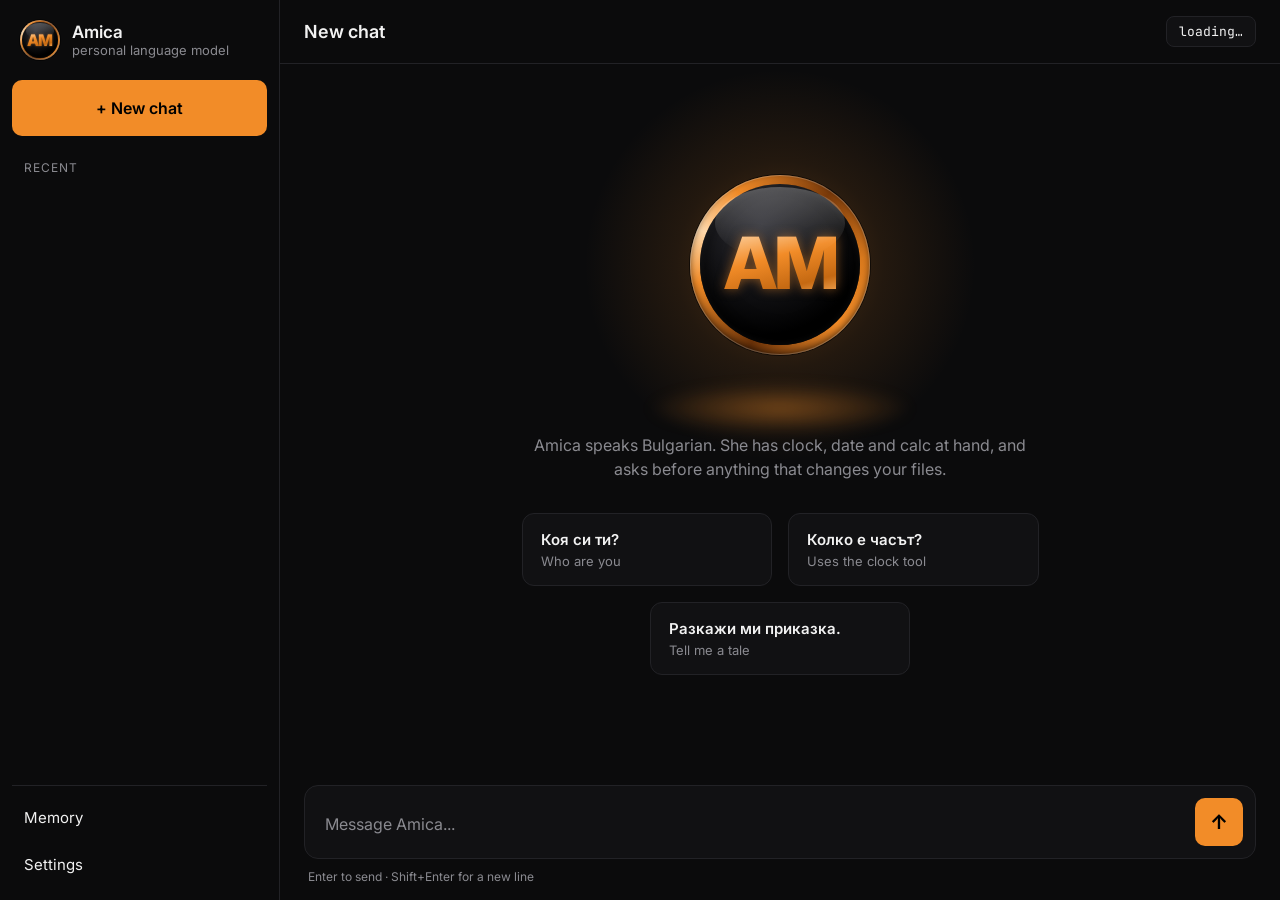
<file: app/ui/index.html>
<!doctype html>
<html lang="bg">
<head>
<meta charset="utf-8">
<title>Amica</title>
<link rel="stylesheet" href="https://fonts.googleapis.com/css2?family=Inter:wght@400;500;600;700;800&family=JetBrains+Mono:wght@400;500&display=swap">
<link rel="stylesheet" href="style.css">
</head>
<body>

<aside class="sidebar">
  <div class="brand">
    <div class="logo"><div class="rim"></div><div class="disc"><span class="am">AM</span></div><div class="gloss"></div></div>
    <div>
      <div class="brand-name">Amica</div>
      <div class="brand-sub">personal language model</div>
    </div>
  </div>
  <button class="new-chat" id="new-chat">+ New chat</button>
  <div class="section-label">Recent</div>
  <ul class="chat-list" id="chat-list"></ul>
  <nav class="bottom-nav">
    <button class="nav-item" id="nav-memory">Memory</button>
    <button class="nav-item" id="nav-settings">Settings</button>
  </nav>
</aside>

<main class="main">
  <header class="topbar">
    <div class="chat-title" id="chat-title">New chat</div>
    <div class="topbar-right">
      <span class="tools" id="tools-line"></span>
      <div class="chip" id="model-chip">loading…</div>
    </div>
  </header>

  <section class="messages" id="messages">
    <div class="welcome" id="welcome">
      <div class="scene">
        <div class="halo"></div>
        <div class="floor"></div>
        <div class="logo">
          <div class="rim"></div>
          <div class="disc"><span class="am">AM</span></div>
          <div class="gloss"></div>
          <div class="sweep"></div>
        </div>
        <div class="flare"></div>
        <div class="glint"></div>
      </div>
      <h1 id="greeting">&nbsp;</h1>
      <p>Amica speaks Bulgarian. She has clock, date and calc at hand, and asks before anything that changes your files.</p>
      <div class="suggestions">
        <button class="suggestion" data-text="Коя си ти?"><b>Коя си ти?</b><span>Who are you</span></button>
        <button class="suggestion" data-text="Колко е часът?"><b>Колко е часът?</b><span>Uses the clock tool</span></button>
        <button class="suggestion" data-text="Разкажи ми приказка."><b>Разкажи ми приказка.</b><span>Tell me a tale</span></button>
      </div>
    </div>
  </section>

  <footer class="composer">
    <div class="input-row">
      <textarea id="input" rows="1" placeholder="Message Amica..."></textarea>
      <button class="send" id="send" aria-label="Send">&#8593;</button>
    </div>
    <div class="hints">
      <span>Enter to send · Shift+Enter for a new line</span>
      <span id="memory-hint"></span>
    </div>
  </footer>
</main>

<script src="app.js"></script>
</body>
</html>
</file>
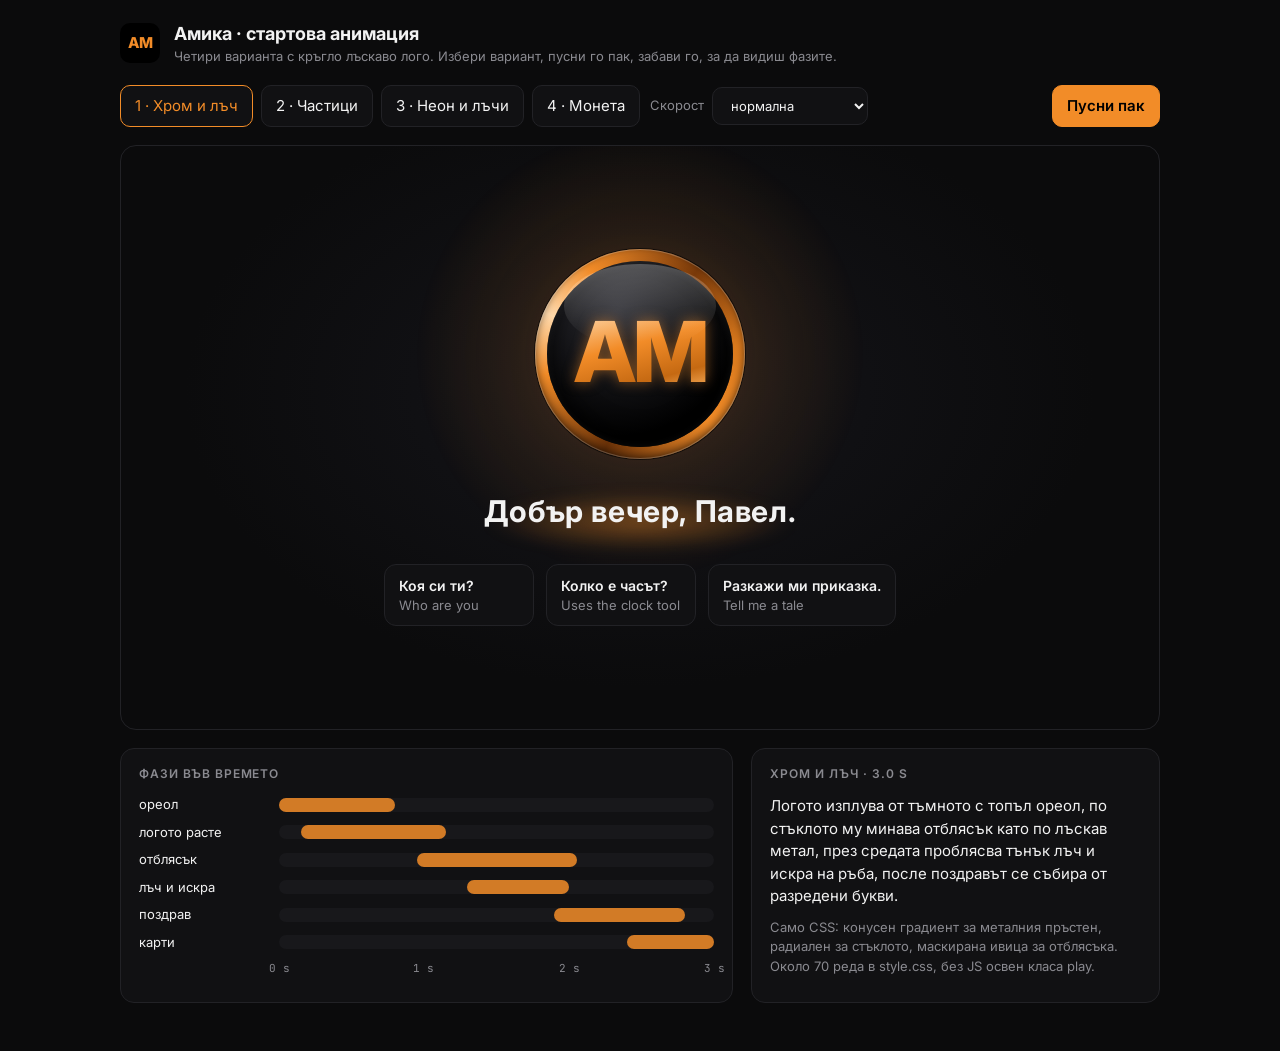
<file: assets/mockups/intro-variants.html>
<!doctype html>
<html lang="bg">
<head>
<meta charset="utf-8">
<meta name="viewport" content="width=device-width, initial-scale=1">
<!-- Четири варианта за стартовата анимация на Амика (2026-10-25). В приложението е вграден вариант 1 „Хром и лъч“
     (app/ui/style.css, app/ui/app.js). Другите три са тук като резерв за бъдещо обновяване.
     Същата страница като артефакт: https://claude.ai/artifact/VomM49k2V46JSafgH9sxJ5 -->
<title>Амика · стартова анимация</title>
<link rel="stylesheet" href="https://fonts.googleapis.com/css2?family=Inter:wght@400;500;600;700;800&family=JetBrains+Mono:wght@400;500&display=swap">
<style>
/* Една тъмна тема по избор: това е видът на приложението. Подредба: лента с избор, голяма сцена 16:9, под нея фазите във времето и бележки. */
:root{color-scheme:dark;--bg:#0B0B0C;--panel:#111113;--panel-2:#18181B;--border:#222226;--text:#F2F2F2;--dim:#8A8A90;--orange:#F28C28;--orange-deep:#B85F12;--orange-light:#FFD9AB;--font:"Inter","Segoe UI",system-ui,sans-serif;--mono:"JetBrains Mono",Consolas,monospace;--size:clamp(120px,22vw,210px)}
@property --a{syntax:'<angle>';inherits:false;initial-value:200deg}
*{box-sizing:border-box}
body{margin:0;background:var(--bg);color:var(--text);font-family:var(--font);font-size:15px;line-height:1.5;padding-left:max(16px,env(safe-area-inset-left,0px));padding-right:max(16px,env(safe-area-inset-right,0px));padding-block:20px 48px}
.wrap{max-width:1040px;margin:0 auto;display:flex;flex-direction:column;gap:18px}
header{display:flex;align-items:center;gap:14px;flex-wrap:wrap}
.mark{width:40px;height:40px;border-radius:10px;background:#000;color:var(--orange);display:grid;place-items:center;font-weight:800;font-size:15px;letter-spacing:-.5px;flex:none}
header h1{font-size:18px;font-weight:700;margin:0}
header p{margin:0;color:var(--dim);font-size:13px}
.bar{display:flex;align-items:center;gap:10px;flex-wrap:wrap}
.variants{display:flex;gap:8px;flex-wrap:wrap}
button,select{font:inherit;color:var(--text);background:var(--panel);border:1px solid var(--border);border-radius:10px;padding:9px 14px;cursor:pointer}
button:hover{border-color:var(--dim)}
button:focus-visible,select:focus-visible{outline:2px solid var(--orange);outline-offset:2px}
.variants button.active{border-color:var(--orange);color:var(--orange)}
.replay{background:var(--orange);color:#000;font-weight:600;border-color:var(--orange);margin-left:auto}
.replay:hover{filter:brightness(1.08)}
label.speed{display:flex;align-items:center;gap:8px;color:var(--dim);font-size:13px}

.stage{position:relative;aspect-ratio:16/9;min-height:440px;max-height:640px;border:1px solid var(--border);border-radius:16px;overflow:hidden;background:radial-gradient(ellipse at 50% 42%,#15151a 0%,var(--bg) 62%);display:flex;flex-direction:column;align-items:center;justify-content:center;gap:clamp(16px,3vw,30px)}
.fx{position:absolute;inset:0;width:100%;height:100%;pointer-events:none;z-index:1}
.scene{position:relative;width:var(--size);height:var(--size);perspective:900px;z-index:2}
.rays,.halo,.floor,.ring,.flare,.glint{position:absolute;pointer-events:none}
.rays{inset:-170%;border-radius:50%;background:repeating-conic-gradient(from 0deg,rgba(242,140,40,0) 0deg 7deg,rgba(255,176,90,.16) 7deg 9deg,rgba(242,140,40,0) 9deg 15deg,rgba(255,210,150,.10) 15deg 16.5deg,rgba(242,140,40,0) 16.5deg 23deg);-webkit-mask-image:radial-gradient(circle,#000 14%,transparent 60%);mask-image:radial-gradient(circle,#000 14%,transparent 60%);opacity:0}
.halo{inset:-70%;border-radius:50%;background:radial-gradient(circle,rgba(242,140,40,.38) 0%,rgba(242,140,40,.12) 34%,rgba(242,140,40,0) 64%);opacity:.85}
.floor{left:50%;top:116%;width:150%;height:28%;transform:translateX(-50%);border-radius:50%;background:radial-gradient(ellipse at center,rgba(242,140,40,.42),rgba(242,140,40,0) 70%);filter:blur(7px);opacity:1}
.ring{inset:-7%;width:114%;height:114%;overflow:visible}
.ring circle{fill:none;stroke:var(--orange);stroke-width:1.5;stroke-linecap:round;stroke-dasharray:295.3;stroke-dashoffset:295.3;transform:rotate(-90deg);transform-origin:50% 50%;filter:drop-shadow(0 0 2px var(--orange)) drop-shadow(0 0 7px rgba(242,140,40,.8));opacity:0}
.coin{position:absolute;inset:0;transform-style:preserve-3d}
.face{position:absolute;inset:0;border-radius:50%;backface-visibility:hidden;-webkit-backface-visibility:hidden}
.back{transform:rotateY(180deg)}
.rim{position:absolute;inset:0;border-radius:50%;background:conic-gradient(from var(--a),#6b3208 0%,var(--orange) 16%,var(--orange-light) 26%,var(--orange) 36%,#7a3a0a 54%,#d9791d 68%,var(--orange) 82%,#6b3208 100%);box-shadow:inset 0 0 0 1px rgba(255,255,255,.22),inset 0 -3px 8px rgba(0,0,0,.6),0 0 0 1px rgba(0,0,0,.6)}
.disc{position:absolute;inset:5.5%;border-radius:50%;background:radial-gradient(circle at 38% 26%,#2c2c32 0%,#131316 38%,#000 72%);display:grid;place-items:center;box-shadow:inset 0 2px 10px rgba(255,255,255,.07),inset 0 -10px 22px rgba(0,0,0,.85)}
.am{font-weight:800;font-size:calc(var(--size)*.40);letter-spacing:calc(var(--size)*-.015);line-height:1;background:linear-gradient(165deg,var(--orange-light) 0%,var(--orange) 42%,#c56912 76%,#ffb866 100%);-webkit-background-clip:text;background-clip:text;color:transparent;filter:drop-shadow(0 0 calc(var(--size)*.03) rgba(242,140,40,.5));transform:translateY(calc(var(--size)*-.01))}
.back .disc::after{content:"";width:28%;height:28%;border-radius:50%;border:2px solid var(--orange);opacity:.8}
.gloss{position:absolute;left:14%;right:14%;top:7%;height:40%;border-radius:50%;background:linear-gradient(180deg,rgba(255,255,255,.26),rgba(255,255,255,0) 92%);pointer-events:none}
.sweep{position:absolute;inset:0;border-radius:50%;overflow:hidden;pointer-events:none}
.sweep::after{content:"";position:absolute;top:-60%;bottom:-60%;left:-70%;width:34%;background:linear-gradient(90deg,rgba(255,255,255,0),rgba(255,255,255,.72) 50%,rgba(255,255,255,0));transform:skewX(-22deg);opacity:0}
.flare{left:50%;top:50%;width:300%;height:2px;transform:translate(-50%,-50%) scaleX(0);background:linear-gradient(90deg,rgba(255,255,255,0),rgba(255,240,220,.95) 50%,rgba(255,255,255,0));box-shadow:0 0 14px 3px rgba(255,200,140,.55);opacity:0;z-index:3}
.glint{left:79%;top:13%;width:6px;height:6px;opacity:0;z-index:3}
.glint::before,.glint::after{content:"";position:absolute;left:50%;top:50%;width:44px;height:2px;margin:-1px 0 0 -22px;background:linear-gradient(90deg,rgba(255,255,255,0),#fff 50%,rgba(255,255,255,0));box-shadow:0 0 8px 1px rgba(255,255,255,.7)}
.glint::after{transform:rotate(90deg)}
.hello{font-weight:700;font-size:clamp(20px,3vw,30px);margin:0;z-index:2;letter-spacing:.02em;text-align:center;padding:0 16px}
.cards{display:flex;gap:12px;flex-wrap:wrap;justify-content:center;z-index:2;padding:0 16px}
.cards div{background:var(--panel);border:1px solid var(--border);border-radius:12px;padding:10px 14px;font-size:13px;min-width:150px}
.cards b{display:block;font-weight:600;font-size:14px}
.cards span{color:var(--dim)}

.stage.v3 .ring circle{stroke-dashoffset:0;opacity:1}
.stage.v3 .rays{opacity:.5}

@keyframes fadein{from{opacity:0}to{opacity:1}}
@keyframes haloIn{from{opacity:0}to{opacity:.85}}
@keyframes growIn{from{transform:scale(.55);opacity:0}to{transform:scale(1);opacity:1}}
@keyframes sweep{0%{left:-70%;opacity:0}12%{opacity:1}88%{opacity:1}100%{left:136%;opacity:0}}
@keyframes flare{0%{opacity:0;transform:translate(-50%,-50%) scaleX(0)}35%{opacity:1;transform:translate(-50%,-50%) scaleX(1)}100%{opacity:0;transform:translate(-50%,-50%) scaleX(1.25)}}
@keyframes glint{0%{opacity:0;transform:scale(.2) rotate(0deg)}45%{opacity:1;transform:scale(1) rotate(40deg)}100%{opacity:0;transform:scale(.3) rotate(90deg)}}
@keyframes helloIn{from{opacity:0;letter-spacing:.28em;transform:translateY(10px)}to{opacity:1;letter-spacing:.02em;transform:none}}
@keyframes fadeup{from{opacity:0;transform:translateY(16px)}to{opacity:1;transform:none}}
@keyframes haloPulse{0%{opacity:0;transform:scale(.6)}45%{opacity:1;transform:scale(1.06)}100%{opacity:.85;transform:scale(1)}}
@keyframes ringFlash{0%{stroke-dashoffset:0;opacity:0;stroke-width:1.5}30%{opacity:1;stroke-width:4}100%{stroke-dashoffset:0;opacity:0;stroke-width:1.5}}
@keyframes draw{from{stroke-dashoffset:295.3;opacity:1}to{stroke-dashoffset:0;opacity:1}}
@keyframes raysIn{0%{opacity:0}45%{opacity:1}100%{opacity:.5}}
@keyframes spin{to{transform:rotate(360deg)}}
@keyframes flipIn{from{transform:rotateX(82deg) scale(.7);opacity:0}to{transform:none;opacity:1}}
@keyframes spinIn{0%{transform:rotateY(1080deg) scale(.55);opacity:0}12%{opacity:1}100%{transform:rotateY(0deg) scale(1);opacity:1}}
@keyframes rimLight{from{--a:200deg}to{--a:1280deg}}

.v1.play .halo{animation:haloIn .8s both}
.v1.play .coin{animation:growIn 1s cubic-bezier(.2,.8,.2,1) .15s both}
.v1.play .sweep::after{animation:sweep 1.1s ease-in-out .95s both}
.v1.play .flare{animation:flare .7s ease-out 1.3s both}
.v1.play .glint{animation:glint .6s 1.4s both}
.v1.play .floor{animation:fadein 1s 1s both}
.v1.play .hello{animation:helloIn .9s cubic-bezier(.2,.8,.2,1) 1.9s both}
.v1.play .cards{animation:fadeup .6s 2.4s both}

.v2.play .coin{animation:growIn .7s cubic-bezier(.34,1.4,.64,1) 1.55s both}
.v2.play .halo{animation:haloPulse 1s 1.5s both}
.v2.play .ring circle{animation:ringFlash .7s 1.45s both}
.v2.play .sweep::after{animation:sweep .9s ease-in-out 2.15s both}
.v2.play .floor{animation:fadein .8s 1.9s both}
.v2.play .hello{animation:helloIn .9s cubic-bezier(.2,.8,.2,1) 2.5s both}
.v2.play .cards{animation:fadeup .6s 3s both}

.v3.play .ring circle{animation:draw 1.3s cubic-bezier(.4,0,.2,1) both}
.v3.play .rays{animation:raysIn 2s 1s both,spin 26s linear 1s infinite}
.v3.play .coin{animation:flipIn 1s cubic-bezier(.2,.8,.2,1) 1.1s both}
.v3.play .halo{animation:haloIn 1s 1.3s both}
.v3.play .glint{animation:glint .6s 2.15s both}
.v3.play .floor{animation:fadein 1s 1.6s both}
.v3.play .hello{animation:helloIn .9s cubic-bezier(.2,.8,.2,1) 2.3s both}
.v3.play .cards{animation:fadeup .6s 2.85s both}

.v4.play .coin{animation:spinIn 2.1s cubic-bezier(.15,.75,.2,1) both}
.v4.play .front .rim{animation:rimLight 2.1s cubic-bezier(.15,.75,.2,1) both}
.v4.play .halo{animation:haloIn 1.2s .6s both}
.v4.play .sweep::after{animation:sweep .8s ease-in-out 2.05s both}
.v4.play .glint{animation:glint .6s 2.4s both}
.v4.play .floor{animation:fadein 1s 1.2s both}
.v4.play .hello{animation:helloIn .9s cubic-bezier(.2,.8,.2,1) 2.35s both}
.v4.play .cards{animation:fadeup .6s 2.9s both}

@media (prefers-reduced-motion:reduce){.play *,.play *::after{animation-duration:1ms!important;animation-delay:0s!important;animation-iteration-count:1!important}}

.below{display:grid;grid-template-columns:minmax(0,3fr) minmax(0,2fr);gap:18px}
@media (max-width:760px){.below{grid-template-columns:1fr}}
.panel{background:var(--panel);border:1px solid var(--border);border-radius:14px;padding:16px 18px;min-width:0}
.panel h2{margin:0 0 12px;font-size:12px;font-weight:600;color:var(--dim);text-transform:uppercase;letter-spacing:.08em}
.tl{display:grid;grid-template-columns:minmax(90px,130px) minmax(0,1fr);gap:8px 10px;align-items:center;font-size:13px}
.tl .lab{white-space:nowrap;overflow:hidden;text-overflow:ellipsis}
.tl .track{position:relative;height:14px;background:var(--panel-2);border-radius:7px}
.tl .barx{position:absolute;top:0;bottom:0;border-radius:7px;background:var(--orange);opacity:.85}
.tl .axis{grid-column:2;position:relative;height:18px;color:var(--dim);font-family:var(--mono);font-size:11px;font-variant-numeric:tabular-nums}
.tl .axis span{position:absolute;transform:translateX(-50%);white-space:nowrap}
.notes p{margin:0 0 10px}
.notes .how{color:var(--dim);font-size:13px}
</style>

</head>
<body>
<div class="wrap">
  <header>
    <div class="mark">AM</div>
    <div>
      <h1>Амика · стартова анимация</h1>
      <p>Четири варианта с кръгло лъскаво лого. Избери вариант, пусни го пак, забави го, за да видиш фазите.</p>
    </div>
  </header>

  <div class="bar">
    <div class="variants" id="variants">
      <button type="button" data-v="v1" class="active">1 · Хром и лъч</button>
      <button type="button" data-v="v2">2 · Частици</button>
      <button type="button" data-v="v3">3 · Неон и лъчи</button>
      <button type="button" data-v="v4">4 · Монета</button>
    </div>
    <label class="speed">Скорост
      <select id="speed">
        <option value="1">нормална</option>
        <option value="2">2 пъти по-бавно</option>
        <option value="4">4 пъти по-бавно</option>
      </select>
    </label>
    <button type="button" class="replay" id="replay">Пусни пак</button>
  </div>

  <section class="stage v1" id="stage" aria-label="Сцена с анимацията">
    <canvas class="fx" id="fx" aria-hidden="true"></canvas>
    <div class="scene">
      <div class="rays"></div>
      <div class="halo"></div>
      <div class="floor"></div>
      <div class="coin">
        <div class="face front">
          <div class="rim"></div>
          <div class="disc"><span class="am">AM</span></div>
          <div class="gloss"></div>
          <div class="sweep"></div>
        </div>
        <div class="face back">
          <div class="rim"></div>
          <div class="disc"></div>
        </div>
      </div>
      <svg class="ring" viewBox="0 0 100 100" aria-hidden="true"><circle cx="50" cy="50" r="47"/></svg>
      <div class="flare"></div>
      <div class="glint"></div>
    </div>
    <h2 class="hello" id="hello">Добър вечер, Павел.</h2>
    <div class="cards">
      <div><b>Коя си ти?</b><span>Who are you</span></div>
      <div><b>Колко е часът?</b><span>Uses the clock tool</span></div>
      <div><b>Разкажи ми приказка.</b><span>Tell me a tale</span></div>
    </div>
  </section>

  <div class="below">
    <div class="panel"><h2>Фази във времето</h2><div class="tl" id="tl"></div></div>
    <div class="panel notes"><h2 id="nt-title">Как е направено</h2><p id="nt-what"></p><p class="how" id="nt-how"></p></div>
  </div>
</div>

<script>
const V = {
  v1: {name: 'Хром и лъч', total: 3.0,
    what: 'Логото изплува от тъмното с топъл ореол, по стъклото му минава отблясък като по лъскав метал, през средата проблясва тънък лъч и искра на ръба, после поздравът се събира от разредени букви.',
    how: 'Само CSS: конусен градиент за металния пръстен, радиален за стъклото, маскирана ивица за отблясъка. Около 70 реда в style.css, без JS освен класа play.',
    phases: [['ореол', 0, .8], ['логото расте', .15, 1.15], ['отблясък', .95, 2.05], ['лъч и искра', 1.3, 2.0], ['поздрав', 1.9, 2.8], ['карти', 2.4, 3.0]]},
  v2: {name: 'Частици', total: 3.6,
    what: 'Стотици искри долитат от краищата и се подреждат в кръг, кръгът пламва и от него се ражда логото, искрите се разпръскват, минава отблясък и идва поздравът.',
    how: 'Canvas с около 260 частици на requestAnimationFrame плюс CSS за логото. Най-ефектният и най-тежкият: около 60 реда JS и 40 реда CSS.',
    phases: [['частиците долитат', 0, 1.6], ['пламък на пръстена', 1.45, 2.15], ['логото се ражда', 1.55, 2.25], ['отблясък', 2.15, 3.05], ['поздрав', 2.5, 3.4], ['карти', 3.0, 3.6]]},
  v3: {name: 'Неон и лъчи', total: 3.5,
    what: 'Неонов пръстен се изчертава сам около празното място, зад него се разгарят лъчи светлина, логото се изправя от легнало положение към теб и остава на фона на тихо въртящи се лъчи.',
    how: 'SVG окръжност със stroke-dashoffset за изчертаването, повтарящ се конусен градиент с радиална маска за лъчите, CSS 3D за изправянето. Около 80 реда CSS.',
    phases: [['пръстенът се чертае', 0, 1.3], ['лъчи', 1.0, 3.0], ['логото се изправя', 1.1, 2.1], ['искра', 2.15, 2.75], ['поздрав', 2.3, 3.2], ['карти', 2.85, 3.45]]},
  v4: {name: 'Монета', total: 3.5,
    what: 'Логото долита като монета, върти се три пъти около оста си, светлината пробягва по металния ръб, забавя и ляга с лице към теб. Отблясък, искра и поздрав.',
    how: 'CSS 3D: две лица с backface-visibility, въртене rotateY с плавно спиране, анимиран ъгъл на конусния градиент за светлината по ръба. Около 60 реда CSS.',
    phases: [['въртене', 0, 2.1], ['светлина по ръба', 0, 2.1], ['отблясък', 2.05, 2.85], ['искра', 2.4, 3.0], ['поздрав', 2.35, 3.25], ['карти', 2.9, 3.5]]}
};
const stage = document.getElementById('stage');
const reduce = matchMedia('(prefers-reduced-motion: reduce)').matches;
let current = 'v1', k = 1, fxStop = null;

function greeting() {
  const d = new Date(), t = d.getHours() * 60 + d.getMinutes();
  const w = (t >= 180 && t < 540) ? 'Добро утро' : (t >= 540 && t <= 1140) ? 'Добър ден' : 'Добър вечер';
  return w + ', Павел.';
}
document.getElementById('hello').textContent = greeting();

function renderInfo(v) {
  const d = V[v], max = Math.ceil(d.total * 2) / 2;
  const rows = d.phases.map(([l, a, b]) =>
    `<div class="lab">${l}</div><div class="track"><div class="barx" style="left:${(a / max * 100).toFixed(1)}%;width:${((b - a) / max * 100).toFixed(1)}%"></div></div>`).join('');
  const ticks = [];
  for (let s = 0; s <= max; s += 1) ticks.push(`<span style="left:${(s / max * 100).toFixed(1)}%">${s} s</span>`);
  if (max % 1 !== 0) ticks.push(`<span style="left:100%">${max} s</span>`);
  document.getElementById('tl').innerHTML = rows + `<div class="axis">${ticks.join('')}</div>`;
  document.getElementById('nt-title').textContent = d.name + ' · ' + d.total.toFixed(1) + ' s';
  document.getElementById('nt-what').textContent = d.what;
  document.getElementById('nt-how').textContent = d.how;
}

function particles(k) {
  const c = document.getElementById('fx'), ctx = c.getContext('2d');
  const dpr = Math.min(window.devicePixelRatio || 1, 2);
  const W = c.clientWidth, H = c.clientHeight;
  c.width = W * dpr; c.height = H * dpr; ctx.setTransform(dpr, 0, 0, dpr, 0, 0);
  const sr = stage.getBoundingClientRect(), cr = stage.querySelector('.scene').getBoundingClientRect();
  const cx = cr.left - sr.left + cr.width / 2, cy = cr.top - sr.top + cr.height / 2, R = cr.width / 2;
  const N = 260, P = [];
  for (let i = 0; i < N; i++) {
    const th = (i / N) * Math.PI * 2 + (Math.random() - .5) * .05;
    const a0 = Math.random() * Math.PI * 2, d0 = Math.max(W, H) * (0.55 + Math.random() * 0.5);
    P.push({x0: cx + Math.cos(a0) * d0, y0: cy + Math.sin(a0) * d0, tx: cx + Math.cos(th) * R, ty: cy + Math.sin(th) * R,
      th, t0: Math.random() * 0.45, dur: 1.0 + Math.random() * 0.5, s: 0.8 + Math.random() * 1.8, w: Math.random() < 0.3, sp: 0.6 + Math.random() * 1.2});
  }
  const T_ARRIVE = 1.6, T_END = 2.6;
  const ease = t => t < .5 ? 4 * t * t * t : 1 - Math.pow(-2 * t + 2, 3) / 2;
  function pos(p, t) {
    if (t < T_ARRIVE) {
      const u = Math.min(1, Math.max(0, (t - p.t0) / p.dur)), e = ease(u);
      const ox = Math.cos(p.th + Math.PI / 2) * Math.sin(u * Math.PI) * R * 0.35 * p.sp;
      return [p.x0 + (p.tx - p.x0) * e + ox * (1 - e), p.y0 + (p.ty - p.y0) * e];
    }
    const b = t - T_ARRIVE, v0 = 60 + 120 * p.sp, dist = v0 / 2.2 * (1 - Math.exp(-b * 2.2));
    return [p.tx + Math.cos(p.th) * dist, p.ty + Math.sin(p.th) * dist];
  }
  let start = null, raf = 0, alive = true;
  function frame(now) {
    if (!alive) return;
    if (!start) start = now;
    const t = (now - start) / 1000 / k;
    ctx.clearRect(0, 0, W, H);
    const fade = t < T_ARRIVE ? 1 : Math.max(0, 1 - (t - T_ARRIVE) / (T_END - T_ARRIVE));
    ctx.lineCap = 'round';
    for (const p of P) {
      if (t < p.t0) continue;
      const [x, y] = pos(p, t), [px, py] = pos(p, Math.max(p.t0, t - 0.05));
      const col = p.w ? '255,236,210' : '242,140,40';
      ctx.strokeStyle = `rgba(${col},${(0.55 * fade).toFixed(3)})`; ctx.lineWidth = p.s;
      ctx.beginPath(); ctx.moveTo(px, py); ctx.lineTo(x, y); ctx.stroke();
      ctx.fillStyle = `rgba(${col},${(0.95 * fade).toFixed(3)})`;
      ctx.beginPath(); ctx.arc(x, y, p.s * 0.7, 0, Math.PI * 2); ctx.fill();
    }
    if (t < T_END) raf = requestAnimationFrame(frame); else { ctx.clearRect(0, 0, W, H); alive = false; }
  }
  raf = requestAnimationFrame(frame);
  return () => { alive = false; cancelAnimationFrame(raf); ctx.clearRect(0, 0, W, H); };
}

function play() {
  if (fxStop) { fxStop(); fxStop = null; }
  stage.classList.remove('play');
  void stage.offsetWidth;
  stage.classList.add('play');
  stage.getBoundingClientRect();
  const rate = 1 / k;
  stage.getAnimations({subtree: true}).forEach(a => { a.playbackRate = rate; });
  if (current === 'v2' && !reduce) fxStop = particles(k);
}

function setVariant(v) {
  stage.classList.remove(current); current = v; stage.classList.add(v);
  document.querySelectorAll('#variants button').forEach(b => b.classList.toggle('active', b.dataset.v === v));
  renderInfo(v);
  try { history.replaceState(null, '', '#' + v); } catch (e) {}
  play();
}

document.getElementById('variants').addEventListener('click', e => { const b = e.target.closest('button'); if (b) setVariant(b.dataset.v); });
document.getElementById('replay').addEventListener('click', play);
document.getElementById('speed').addEventListener('change', e => { k = Number(e.target.value); play(); });
const fromHash = (location.hash || '').replace('#', '');
setVariant(V[fromHash] ? fromHash : 'v1');
</script>
</body>
</html>
</file>
<file: app/ui/style.css>
/* Амика · стилът на прозореца: цветовете и шрифтовете от app/VISION.md */
:root {
  --bg: #0B0B0C;
  --panel: #111113;
  --panel-2: #18181B;
  --border: #222226;
  --text: #F2F2F2;
  --dim: #8A8A90;
  --orange: #F28C28;
  --black: #000000;
  --font: "Inter", "Segoe UI", system-ui, sans-serif;
  --mono: "JetBrains Mono", Consolas, monospace;
}
* { box-sizing: border-box; }
html, body { height: 100%; margin: 0; }
body {
  display: grid;
  grid-template-columns: 280px 1fr;
  background: var(--bg);
  color: var(--text);
  font-family: var(--font);
  font-size: 15px;
  overflow: hidden;
}
button { font: inherit; color: inherit; background: none; border: 0; cursor: pointer; }

/* --- лявата колона --- */
.sidebar {
  display: flex; flex-direction: column;
  padding: 20px 12px 12px;
  border-right: 1px solid var(--border);
}
.brand { display: flex; align-items: center; gap: 12px; padding: 0 8px 20px; }
.brand .logo { --size: 40px; }
.brand-name { font-weight: 600; font-size: 17px; }

/* --- кръглото лого: метален пръстен, черно стъкло, златисти букви; --size е диаметърът --- */
.logo { position: relative; width: var(--size); height: var(--size); flex: none; }
.logo .rim {
  position: absolute; inset: 0; border-radius: 50%;
  background: conic-gradient(from 200deg, #6B3208 0%, var(--orange) 16%, #FFD9AB 26%, var(--orange) 36%,
                             #7A3A0A 54%, #D9791D 68%, var(--orange) 82%, #6B3208 100%);
  box-shadow: inset 0 0 0 1px rgba(255, 255, 255, .22),
              inset 0 calc(var(--size) * -.015) calc(var(--size) * .04) rgba(0, 0, 0, .6),
              0 0 0 1px rgba(0, 0, 0, .6);
}
.logo .disc {
  position: absolute; inset: 5.5%; border-radius: 50%;
  background: radial-gradient(circle at 38% 26%, #2C2C32 0%, #131316 38%, #000 72%);
  display: grid; place-items: center;
  box-shadow: inset 0 calc(var(--size) * .01) calc(var(--size) * .05) rgba(255, 255, 255, .07),
              inset 0 calc(var(--size) * -.05) calc(var(--size) * .1) rgba(0, 0, 0, .85);
}
.logo .am {
  font-weight: 800; font-size: calc(var(--size) * .40); letter-spacing: calc(var(--size) * -.015); line-height: 1;
  background: linear-gradient(165deg, #FFD9AB 0%, var(--orange) 42%, #C56912 76%, #FFB866 100%);
  -webkit-background-clip: text; background-clip: text; color: transparent;
  filter: drop-shadow(0 0 calc(var(--size) * .03) rgba(242, 140, 40, .5));
  transform: translateY(calc(var(--size) * -.01));
}
.logo .gloss {
  position: absolute; left: 14%; right: 14%; top: 7%; height: 40%; border-radius: 50%;
  background: linear-gradient(180deg, rgba(255, 255, 255, .26), rgba(255, 255, 255, 0) 92%); pointer-events: none;
}
.brand-sub { color: var(--dim); font-size: 13px; }
.new-chat {
  background: var(--orange); color: var(--black);
  font-weight: 600; font-size: 16px;
  border-radius: 10px; padding: 18px; width: 100%;
}
.new-chat:hover { filter: brightness(1.08); }
.section-label {
  color: var(--dim); font-size: 12px; letter-spacing: 1px; text-transform: uppercase;
  padding: 24px 12px 10px;
}
.chat-list { list-style: none; margin: 0; padding: 0; flex: 1; overflow-y: auto; }
.chat-list li { padding: 14px 12px; border-radius: 10px; cursor: pointer; }
.chat-list li:hover { background: var(--panel); }
.chat-list li.active { background: var(--panel-2); }
.bottom-nav { border-top: 1px solid var(--border); padding-top: 8px; display: flex; flex-direction: column; }
.nav-item { text-align: left; padding: 14px 12px; border-radius: 10px; font-size: 15px; }
.nav-item:hover { background: var(--panel); }

/* --- основната колона --- */
.main { display: flex; flex-direction: column; min-width: 0; }
.topbar {
  display: flex; align-items: center; justify-content: space-between;
  padding: 16px 24px; border-bottom: 1px solid var(--border);
}
.chat-title { font-weight: 600; font-size: 18px; white-space: nowrap; overflow: hidden; text-overflow: ellipsis; }
.topbar-right { display: flex; align-items: center; gap: 12px; flex: none; }
.tools { color: var(--dim); font-size: 13px; }
.chip {
  font-family: var(--mono); font-size: 13px; color: var(--text);
  background: var(--panel); border: 1px solid var(--border);
  border-radius: 8px; padding: 6px 12px;
}
.messages { flex: 1; overflow-y: auto; padding: 24px; }
[hidden] { display: none !important; }

/* --- репликите в разговора: балон на потребителя, бледа мисъл, карта на инструмента, отговор с логото --- */
.msg { max-width: 820px; margin: 0 auto 14px; line-height: 1.5; }
.msg.user { display: flex; justify-content: flex-end; }
.msg.user .bubble {
  background: var(--panel); border: 1px solid var(--border); border-radius: 14px;
  padding: 12px 18px; max-width: 75%; white-space: pre-wrap;
}
.msg.think { color: var(--dim); font-style: italic; font-size: 14px; padding-left: 4px; }
.msg.tool {
  font-family: var(--mono); font-size: 13px;
  background: var(--panel); border: 1px solid var(--border); border-radius: 10px; padding: 10px 14px;
}
.msg.tool b { color: var(--orange); font-weight: 500; }
.msg.tool i { color: var(--dim); font-style: normal; margin: 0 6px; }
.msg.amica { display: flex; gap: 12px; align-items: flex-start; }
.msg.amica .logo { --size: 28px; margin-top: 2px; }
.msg.amica .text { white-space: pre-wrap; }
.msg.amica small { display: block; color: var(--dim); font-size: 12px; margin-top: 4px; }
.msg.wait { color: var(--dim); font-size: 14px; }
.msg.wait span { animation: blink 1.2s infinite; }
.msg.wait span:nth-child(2) { animation-delay: .2s; }
.msg.wait span:nth-child(3) { animation-delay: .4s; }
@keyframes blink { 0%, 100% { opacity: .2; } 50% { opacity: 1; } }
.msg.error { color: #E46B6B; font-size: 14px; }

/* --- екранът „Готова съм.“ --- */
.welcome {
  height: 100%; display: flex; flex-direction: column; align-items: center; justify-content: center;
  text-align: center; gap: 12px;
}
.scene { --size: 180px; position: relative; width: var(--size); height: var(--size); margin-bottom: 20px; }
.scene .logo { position: absolute; inset: 0; }
.halo, .floor, .sweep, .flare, .glint { position: absolute; pointer-events: none; }
.halo {
  inset: -70%; border-radius: 50%; opacity: .85;
  background: radial-gradient(circle, rgba(242, 140, 40, .38) 0%, rgba(242, 140, 40, .12) 34%, rgba(242, 140, 40, 0) 64%);
}
.floor {
  left: 50%; top: 116%; width: 150%; height: 28%; transform: translateX(-50%); border-radius: 50%; filter: blur(7px);
  background: radial-gradient(ellipse at center, rgba(242, 140, 40, .42), rgba(242, 140, 40, 0) 70%);
}
.sweep { inset: 0; border-radius: 50%; overflow: hidden; }
.sweep::after {
  content: ""; position: absolute; top: -60%; bottom: -60%; left: -70%; width: 34%; opacity: 0;
  background: linear-gradient(90deg, rgba(255, 255, 255, 0), rgba(255, 255, 255, .72) 50%, rgba(255, 255, 255, 0));
  transform: skewX(-22deg);
}
.flare {
  left: 50%; top: 50%; width: 300%; height: 2px; opacity: 0; transform: translate(-50%, -50%) scaleX(0);
  background: linear-gradient(90deg, rgba(255, 255, 255, 0), rgba(255, 240, 220, .95) 50%, rgba(255, 255, 255, 0));
  box-shadow: 0 0 14px 3px rgba(255, 200, 140, .55);
}
.glint { left: 79%; top: 13%; width: 6px; height: 6px; opacity: 0; }
.glint::before, .glint::after {
  content: ""; position: absolute; left: 50%; top: 50%; width: 44px; height: 2px; margin: -1px 0 0 -22px;
  background: linear-gradient(90deg, rgba(255, 255, 255, 0), #FFF 50%, rgba(255, 255, 255, 0));
  box-shadow: 0 0 8px 1px rgba(255, 255, 255, .7);
}
.glint::after { transform: rotate(90deg); }
.welcome h1 { margin: 0; font-size: 28px; font-weight: 700; letter-spacing: .02em; }
.welcome p { margin: 0 0 20px; color: var(--dim); font-size: 16px; line-height: 1.5; max-width: 500px; }
.suggestions { display: flex; flex-wrap: wrap; justify-content: center; gap: 16px; max-width: 820px; }
.suggestion {
  background: var(--panel); border: 1px solid var(--border); border-radius: 12px;
  padding: 16px 18px; flex: 1 1 220px; max-width: 260px; text-align: left;
  display: flex; flex-direction: column; gap: 4px;
}
.suggestion:hover { border-color: var(--dim); }
.suggestion b { font-weight: 600; font-size: 15px; }
.suggestion span { color: var(--dim); font-size: 13px; }

/* --- полето за писане --- */
.composer { padding: 0 24px 16px; }
.input-row {
  display: flex; align-items: flex-end; gap: 12px;
  background: var(--panel); border: 1px solid var(--border); border-radius: 14px;
  padding: 12px 12px 12px 20px;
}
.input-row:focus-within { border-color: var(--dim); }
textarea {
  flex: 1; resize: none; background: none; border: 0; outline: 0;
  color: var(--text); font: inherit; font-size: 16px; line-height: 1.5;
  max-height: 200px; padding: 10px 0;
}
textarea::placeholder { color: var(--dim); }
.send {
  width: 48px; height: 48px; border-radius: 10px; flex: none;
  background: var(--orange); color: var(--black); font-size: 20px; font-weight: 700;
}
.send:disabled { opacity: .5; cursor: default; }
.hints { display: flex; justify-content: space-between; color: var(--dim); font-size: 12px; padding: 10px 4px 0; }

/* --- стартовата анимация „Хром и лъч“: тръгва с класа play върху .welcome, около 3 секунди, веднъж --- */
@keyframes fadein { from { opacity: 0; } to { opacity: 1; } }
@keyframes haloIn { from { opacity: 0; } to { opacity: .85; } }
@keyframes growIn { from { transform: scale(.55); opacity: 0; } to { transform: scale(1); opacity: 1; } }
@keyframes sweep { 0% { left: -70%; opacity: 0; } 12% { opacity: 1; } 88% { opacity: 1; } 100% { left: 136%; opacity: 0; } }
@keyframes flare {
  0% { opacity: 0; transform: translate(-50%, -50%) scaleX(0); }
  35% { opacity: 1; transform: translate(-50%, -50%) scaleX(1); }
  100% { opacity: 0; transform: translate(-50%, -50%) scaleX(1.25); }
}
@keyframes glint {
  0% { opacity: 0; transform: scale(.2) rotate(0deg); }
  45% { opacity: 1; transform: scale(1) rotate(40deg); }
  100% { opacity: 0; transform: scale(.3) rotate(90deg); }
}
@keyframes helloIn { from { opacity: 0; letter-spacing: .28em; transform: translateY(10px); } to { opacity: 1; letter-spacing: .02em; transform: none; } }
@keyframes fadeup { from { opacity: 0; transform: translateY(16px); } to { opacity: 1; transform: none; } }
.welcome.play .halo { animation: haloIn .8s both; }
.welcome.play .logo { animation: growIn 1s cubic-bezier(.2, .8, .2, 1) .15s both; }
.welcome.play .sweep::after { animation: sweep 1.1s ease-in-out .95s both; }
.welcome.play .flare { animation: flare .7s ease-out 1.3s both; }
.welcome.play .glint { animation: glint .6s 1.4s both; }
.welcome.play .floor { animation: fadein 1s 1s both; }
.welcome.play h1 { animation: helloIn .9s cubic-bezier(.2, .8, .2, 1) 1.9s both; }
.welcome.play p { animation: fadeup .6s 2.2s both; }
.welcome.play .suggestions { animation: fadeup .6s 2.4s both; }
@media (prefers-reduced-motion: reduce) {
  .welcome.play *, .welcome.play .sweep::after { animation-duration: 1ms !important; animation-delay: 0s !important; }
}
</file>
